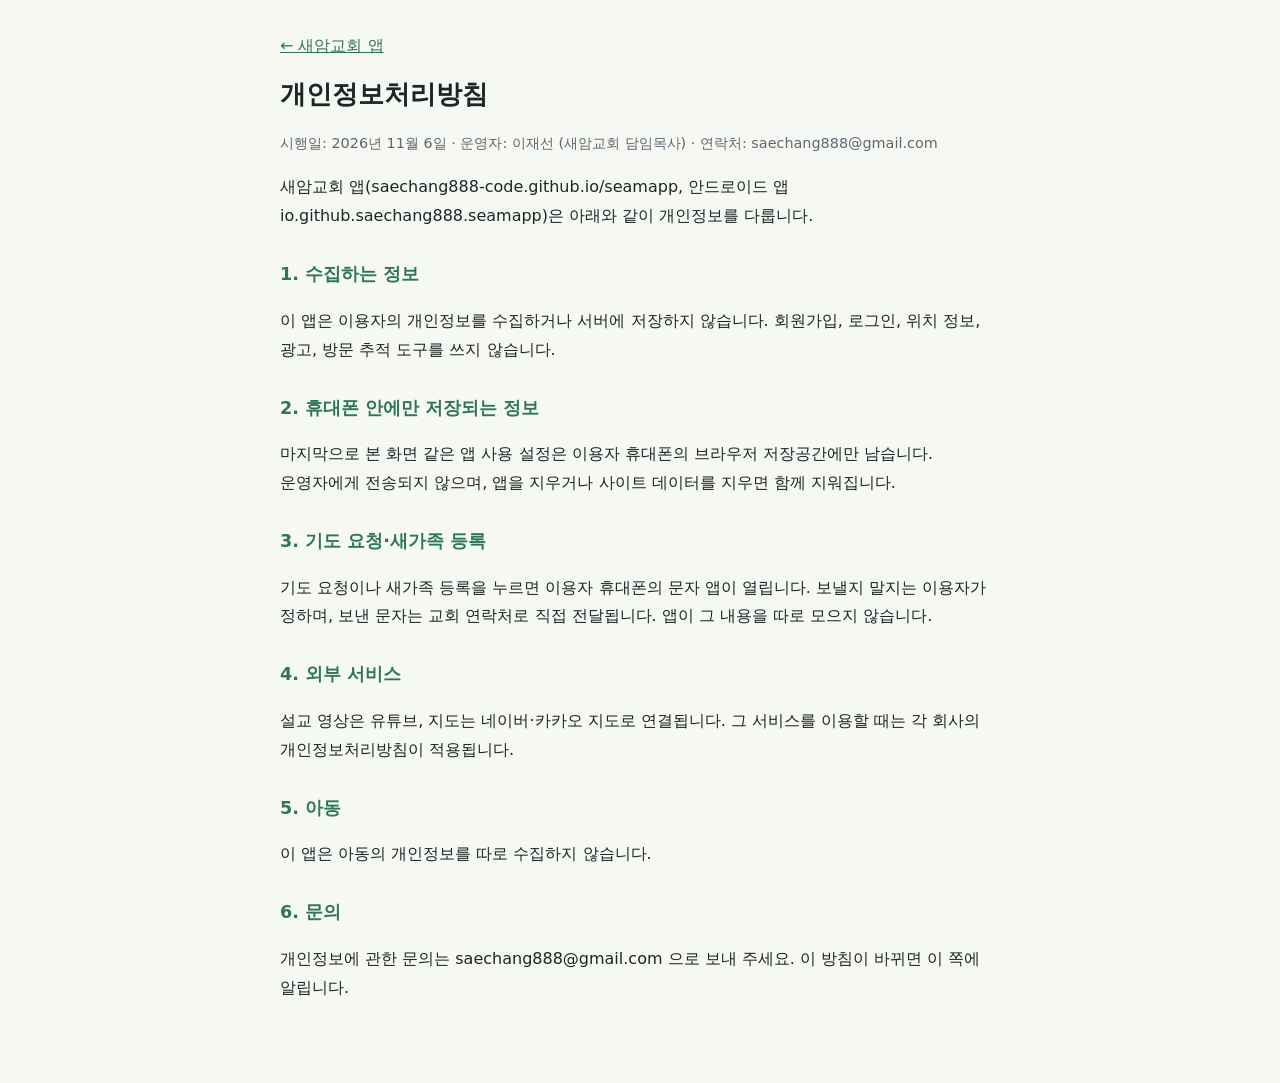
<file: privacy.html>
<!doctype html>
<html lang="ko"><head><meta charset="utf-8"><meta name="viewport" content="width=device-width,initial-scale=1">
<title>개인정보처리방침 · 새암교회 앱</title>
<style>
:root{--paper:#F6F8F3;--ink:#1c2624;--muted:#5F6670;--green:#2E7656}
@media (prefers-color-scheme:dark){:root{--paper:#121716;--ink:#ebe7dd;--muted:#a3ada9;--green:#9fd0bb;color-scheme:dark}}
*{box-sizing:border-box}
body{margin:0;background:var(--paper);color:var(--ink);font-family:"Malgun Gothic",system-ui,sans-serif;line-height:1.8;padding-inline:16px}
main{max-width:720px;margin:0 auto;padding-block:32px 64px}
h1{font-size:1.6rem;margin:.4em 0}h2{font-size:1.1rem;margin:1.6em 0 .3em;color:var(--green)}
p,li{word-break:keep-all}.meta{color:var(--muted);font-size:.9rem}a{color:var(--green)}
</style></head><body><main>
<a href="./#/home">← 새암교회 앱</a>
<h1>개인정보처리방침</h1>
<p class="meta">시행일: 2026년 11월 6일 · 운영자: 이재선 (새암교회 담임목사) · 연락처: saechang888@gmail.com</p>
<p>새암교회 앱(saechang888-code.github.io/seamapp, 안드로이드 앱 io.github.saechang888.seamapp)은 아래와 같이 개인정보를 다룹니다.</p>
<h2>1. 수집하는 정보</h2>
<p>이 앱은 이용자의 개인정보를 수집하거나 서버에 저장하지 않습니다. 회원가입, 로그인, 위치 정보, 광고, 방문 추적 도구를 쓰지 않습니다.</p>
<h2>2. 휴대폰 안에만 저장되는 정보</h2>
<p>마지막으로 본 화면 같은 앱 사용 설정은 이용자 휴대폰의 브라우저 저장공간에만 남습니다. 운영자에게 전송되지 않으며, 앱을 지우거나 사이트 데이터를 지우면 함께 지워집니다.</p>
<h2>3. 기도 요청·새가족 등록</h2>
<p>기도 요청이나 새가족 등록을 누르면 이용자 휴대폰의 문자 앱이 열립니다. 보낼지 말지는 이용자가 정하며, 보낸 문자는 교회 연락처로 직접 전달됩니다. 앱이 그 내용을 따로 모으지 않습니다.</p>
<h2>4. 외부 서비스</h2>
<p>설교 영상은 유튜브, 지도는 네이버·카카오 지도로 연결됩니다. 그 서비스를 이용할 때는 각 회사의 개인정보처리방침이 적용됩니다.</p>
<h2>5. 아동</h2>
<p>이 앱은 아동의 개인정보를 따로 수집하지 않습니다.</p>
<h2>6. 문의</h2>
<p>개인정보에 관한 문의는 saechang888@gmail.com 으로 보내 주세요. 이 방침이 바뀌면 이 쪽에 알립니다.</p>
</main></body></html>
</file>
